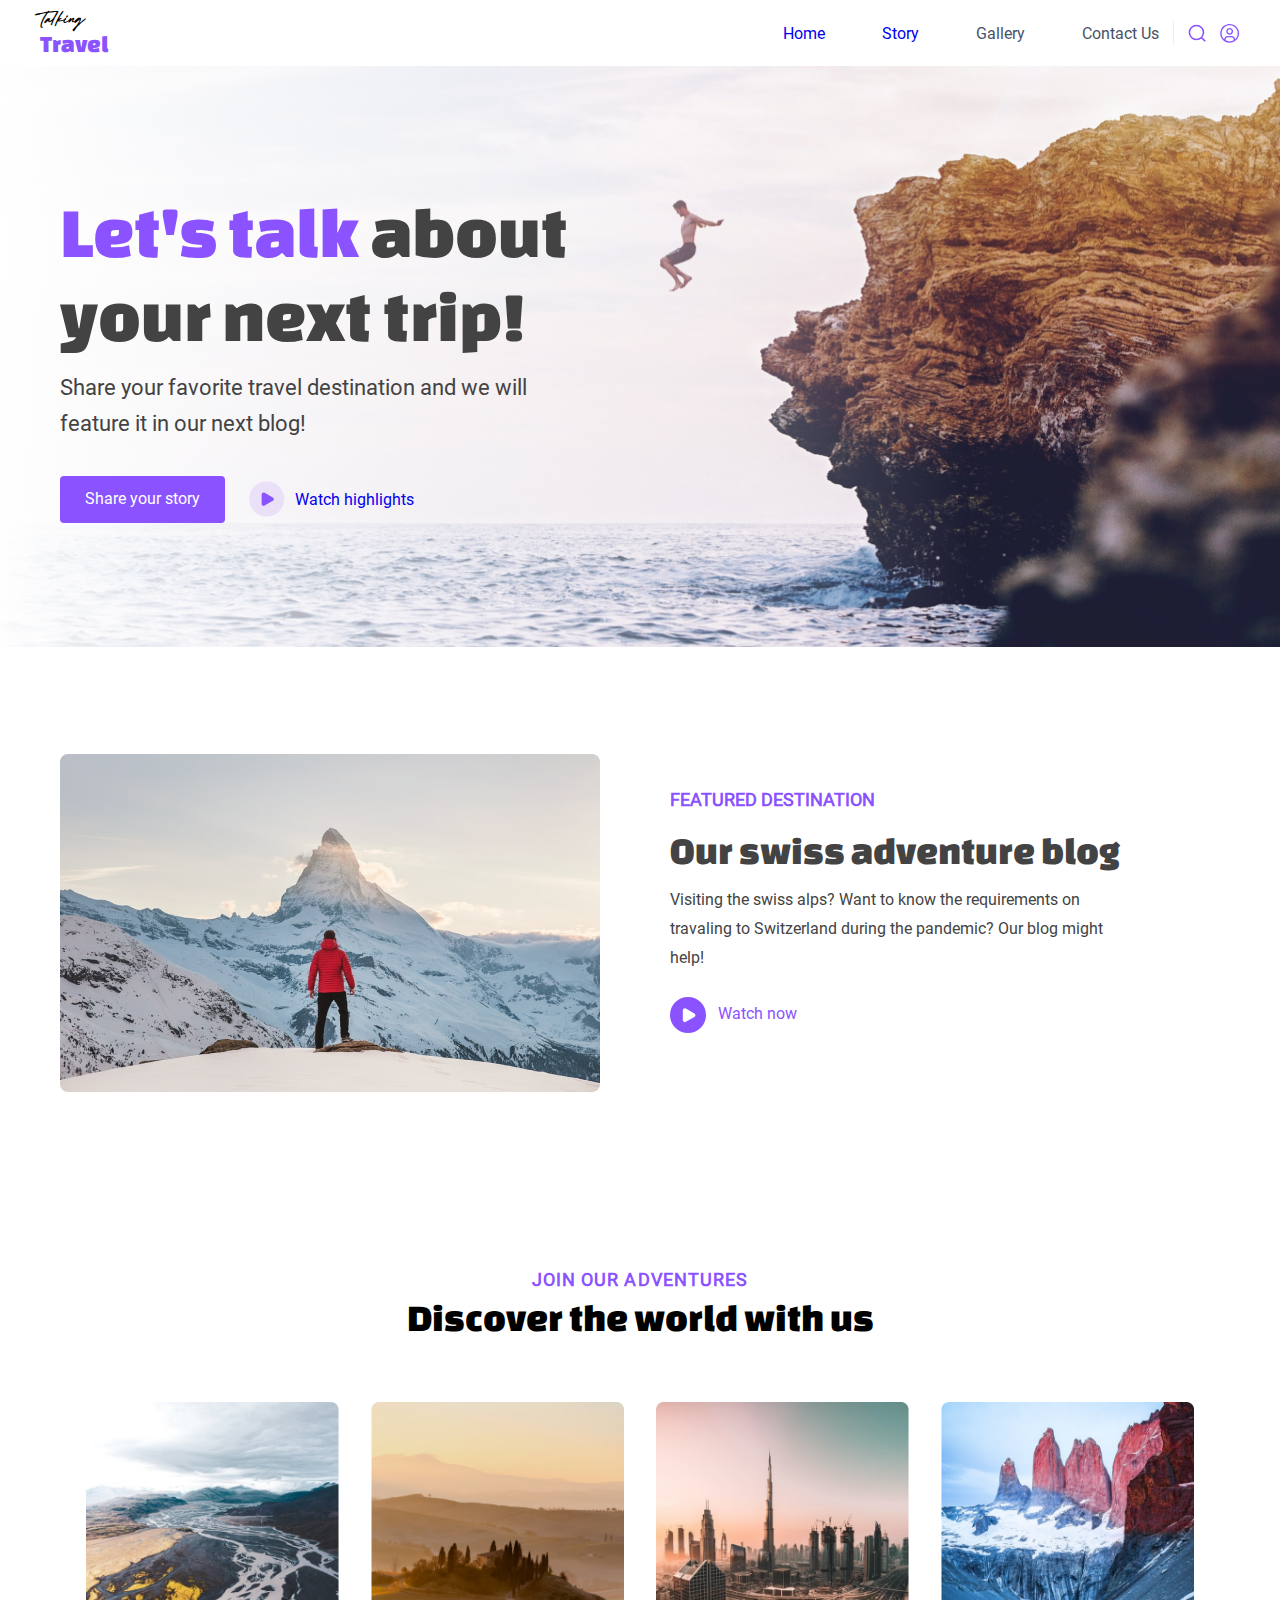
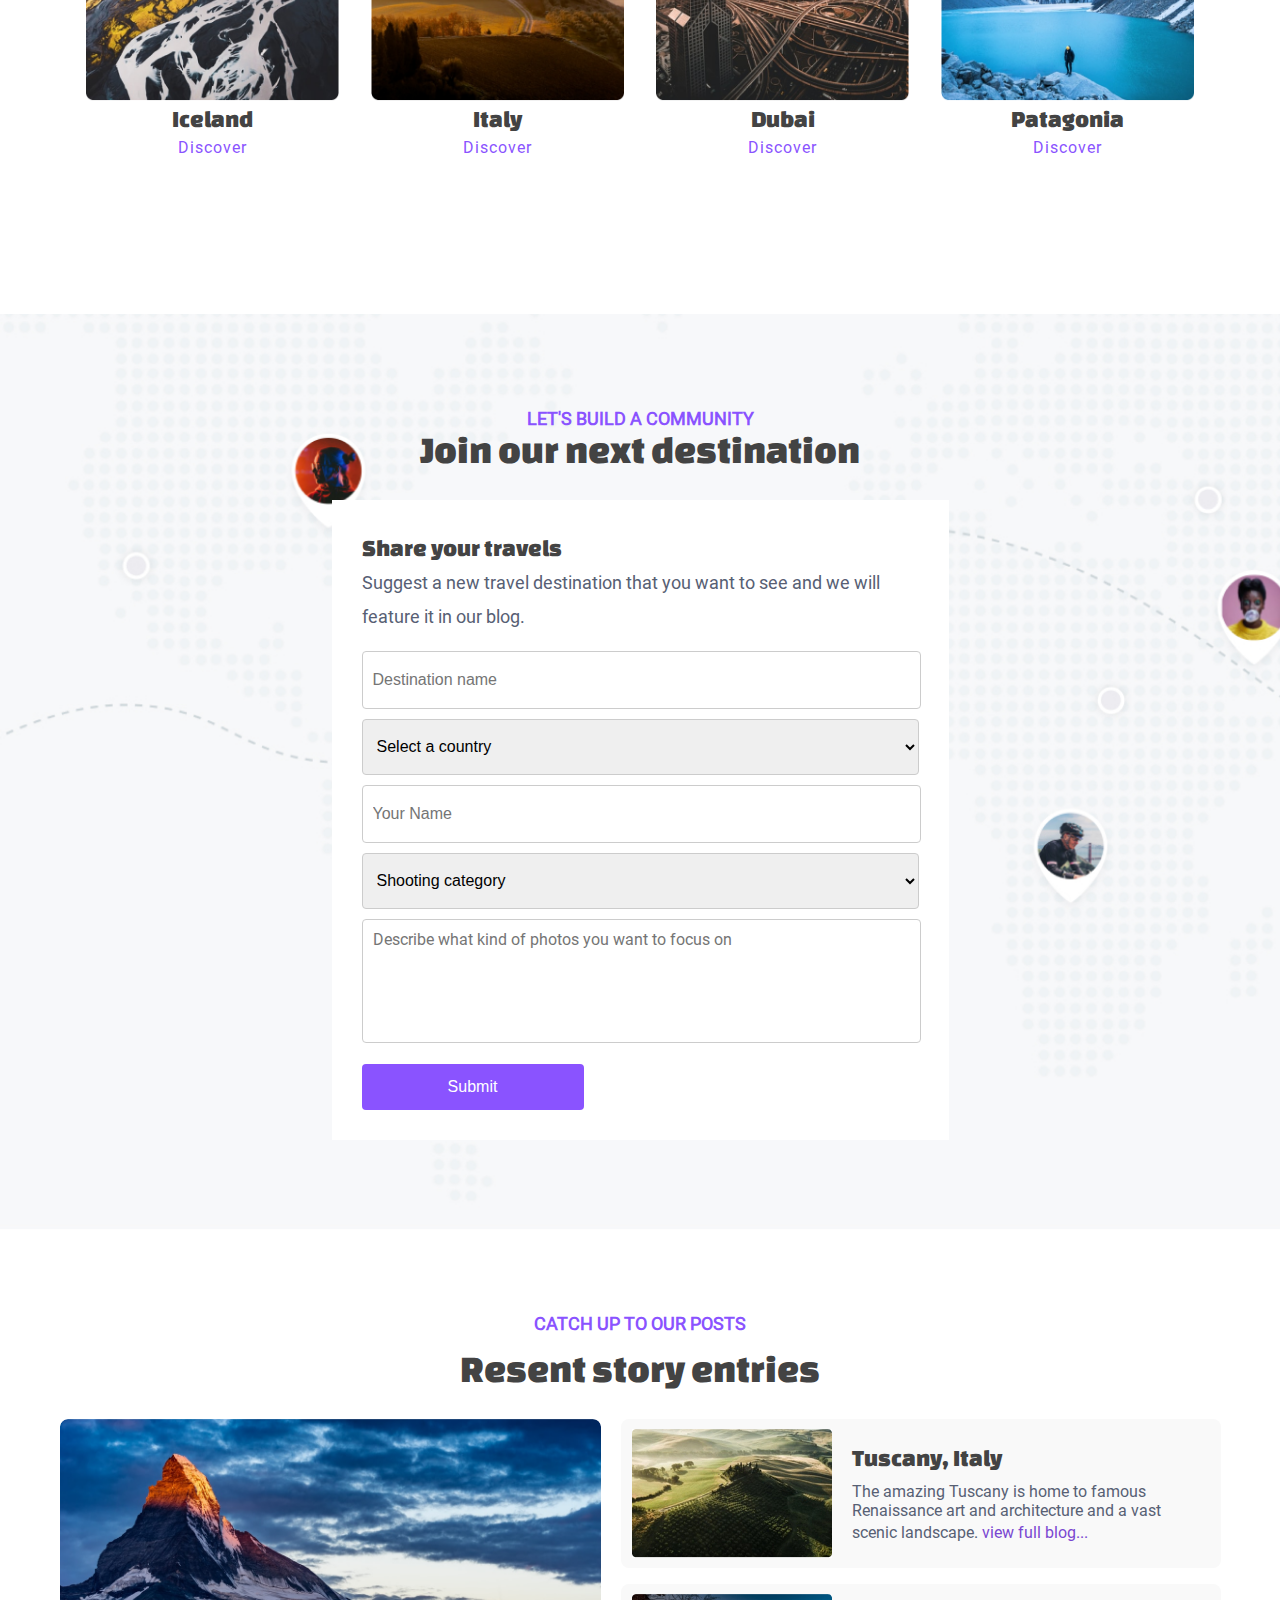
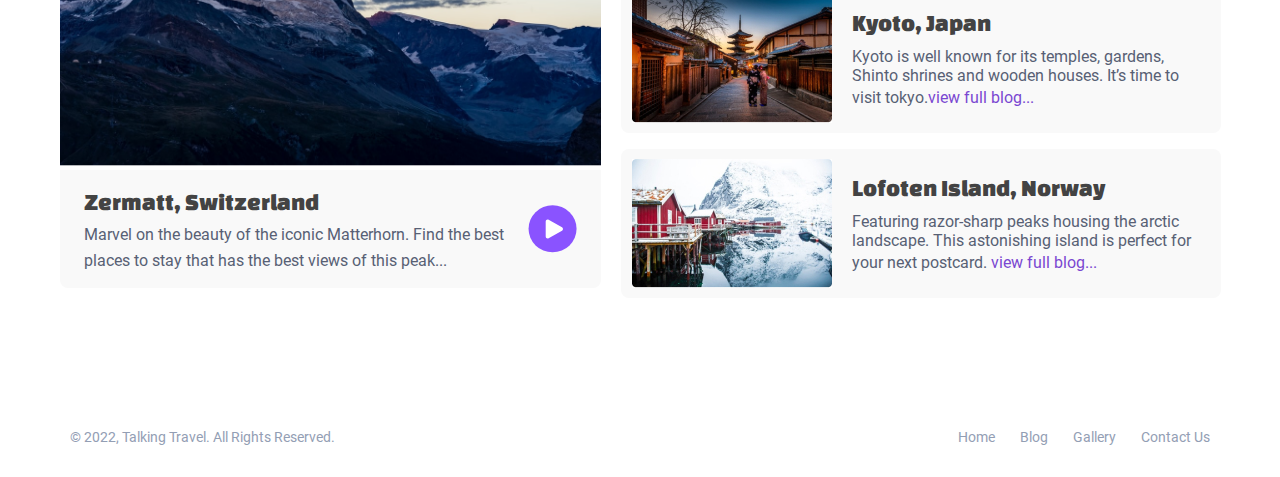
<file: index.html>
<!DOCTYPE html>
<html lang="en">
<head>
    <meta charset="UTF-8">
    <meta name="viewport" content="width=device-width, initial-scale=1.0">
    <link rel ="stylesheet" href="styles/style.css">
    <title>Document</title>
</head>
<body>
    <header class="header">
        <div class="block-logo">
            <p>Talking</p>
            <span>Travel</span>
        </div>
        <div class="header_navbar">
            <div class="header_block-link">
                <ul>
                    <li><a href="index.html">Home</a></li>
                    <li><a href="story.html">Story</a></li>
                    <li>Gallery</li>    
                    <li>Contact Us</li>
                </ul>
            </div>
            <hr>
            <div class="block-img">
                <img src="./icons/Search.svg" alt="">
                <img src="./icons/Profile.svg" alt="">
            </div>
        </div>
    </header>
    <div class="hero_background">
        <div class="hero-container">
            <div class="hero-text">
                <p><span>Let's talk</span> about <br>your next trip!</p>
                Share your favorite travel destination and we will <br>feature it in our next blog! 
            </div>
            <div class="hero-button">
                <button> Share your story</button>
                <img src="./icons/hero-highlights.svg" alt="">
                <span><a href="story.html">Watch highlights</a></span>
            </div>
        </div>
    </div>

    <div class="featured-container">
        <div class="featured-content">
            <img src="./img/Featured.png" alt="">
            <div class="featured-blurb">
                <span>FEATURED DESTINATION</span>
                <p>Our swiss adventure blog</p>
                Visiting the swiss alps? Want to know the requirements on
                <br>travaling to Switzerland during the pandemic? Our blog might
                <br>help!
                <div>
                    <img src="./icons/WatchNow.svg" alt="">
                    <span>Watch now</span>
                </div>
            </div>
        </div>
    </div>
    <div class="discover-container">
        <div class="discover-content">
            <div class="discover-title">
                <p>JOIN OUR ADVENTURES</p>
                <span>Discover the world with us</span>
            </div>
            <div class="discover-location">
                <div class="discover-location-content">
                    <img src="./img/Iceland.png" alt="">
                    <span>Iceland</span>
                    <p>Discover</p>
                </div>
                <div class="discover-location-content">
                    <img src="./img/Italy.png" alt="">
                    <span>Italy</span>
                    <p>Discover</p>
                </div>
                <div class="discover-location-content">
                    <img src="./img/Dubai.png" alt="">
                    <span>Dubai</span>
                    <p>Discover</p>
                </div>
                <div class="discover-location-content">
                    <img src="./img/Patagonia.png" alt="">
                    <span>Patagonia</span>
                    <p>Discover</p>
                </div>
            </div>
        </div>
    </div>
    <div class="share_travel-background">
        <div class="share_travel-form">
            <div class="share_travel-form-content">
                <div class="share_travel-form-header">
                    <p>LET'S BUILD A COMMUNITY</p>
                    <span>Join our next destination</span>
                </div>
                <div class="share_travel-form-header-block">
                    <span>Share your travels</span>
                    <p>Suggest a new travel destination that you want to see and we will feature it in our blog.</p>
                    <form>
                        <input type="text" name="destination" placeholder="Destination name ">
                        <select name="country" id="country">
                            <option value="" disabled selected>Select a country</option>
                            <option value="china">China</option>
                            <option value="korea">Korea</option>
                            <option value="japan">Japan</option>
                        </select>
                        <input type="text" name="your_name" placeholder="Your Name">
                        <select name="category" id="category">
                            <option value="" disabled selected>Shooting category</option>
                            <option value="landscape">Landscape</option>
                            <option value="portrait">Portrait</option>
                            <option value="wildlife">Wildlife</option>
                        </select>
                        <textarea name="test" placeholder="Describe what kind of photos you want to focus on"></textarea>
                    </form>
                    <button>Submit</button>
                </div>
            </div>
        </div>
    </div>
    <div class="recent_stories">
        <div class="recent_stories-title">
            <span>CATCH UP TO OUR POSTS</span>
            <p>Resent story entries</p>
        </div>
        <div class="recent_stories-block">
            <div class="recent_stories-block-left">
                <img src="./img/Zermatt-Switzerland.png" alt="">
                <div class="recent_stories-block-left-disc">             
                    <div>
                        <span>Zermatt, Switzerland</span>
                        <p>Marvel on the beauty of the iconic Matterhorn. Find the best <br>
                        places to stay that has the best views of this peak...</p>
                    </div>
                    <img src="/icons/RecentStoryButton.svg" alt="">
                </div>
            </div>
            <div class="recent_stories-block-right">
                <div class="recent_stories-block-right-part">
                    <img src="./img/TuscanyItaly.jpg" alt="">
                    <div class="recent_stories-block-right-part-text">
                        <span>Tuscany, Italy</span>
                        The amazing Tuscany is home to famous<br> Renaissance art and architecture and a vast <br>scenic landscape. <p>view full blog...</p>
                    </div>
                </div>
                <div class="recent_stories-block-right-part">
                    <img src="./img/KyotoJapan.jpg" alt="">
                    <div class="recent_stories-block-right-part-text">
                        <span>Kyoto, Japan</span>
                        Kyoto is well known for its temples, gardens, <br>Shinto shrines and wooden houses. It’s time to <br>visit tokyo.<p>view full blog...</p>
                    </div>
                </div>
                <div class="recent_stories-block-right-part">
                    <img src="./img/LofotenIslandsNorway.jpg" alt="">
                    <div class="recent_stories-block-right-part-text">
                        <span>Lofoten Island, Norway</span>
                        Featuring razor-sharp peaks housing the arctic <br>landscape. This astonishing island is perfect for<br> your next postcard. <p>view full blog...</p>
                    </div>
                </div>
            </div>
        </div>
    </div>
    <footer class="footer">
        <span class="footer-left">© 2022, Talking Travel. All Rights Reserved.</span>
        <div class="footer-right">
            <p>Home</p>
            <p>Blog</p>
            <p>Gallery</p>
            <p>Contact Us</p>
        </div>
    </footer>
</body>
</html>
</file>
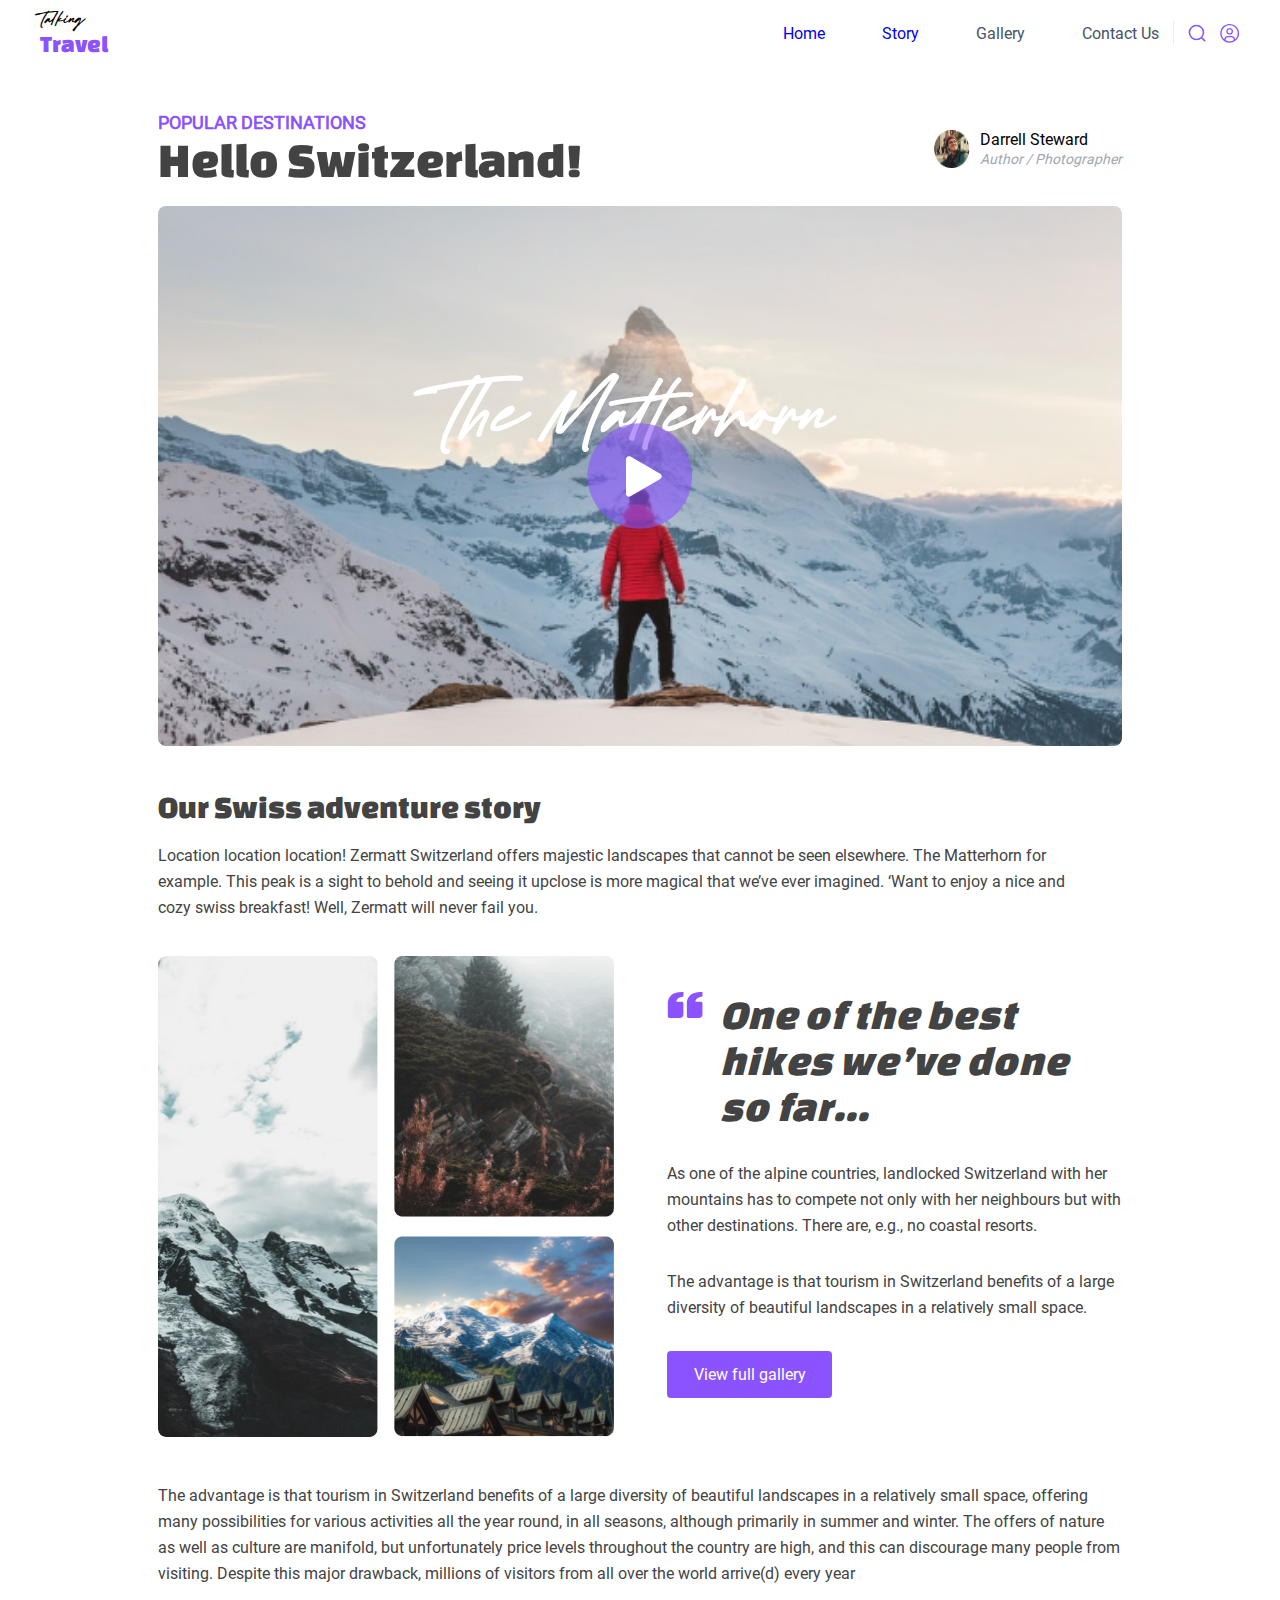
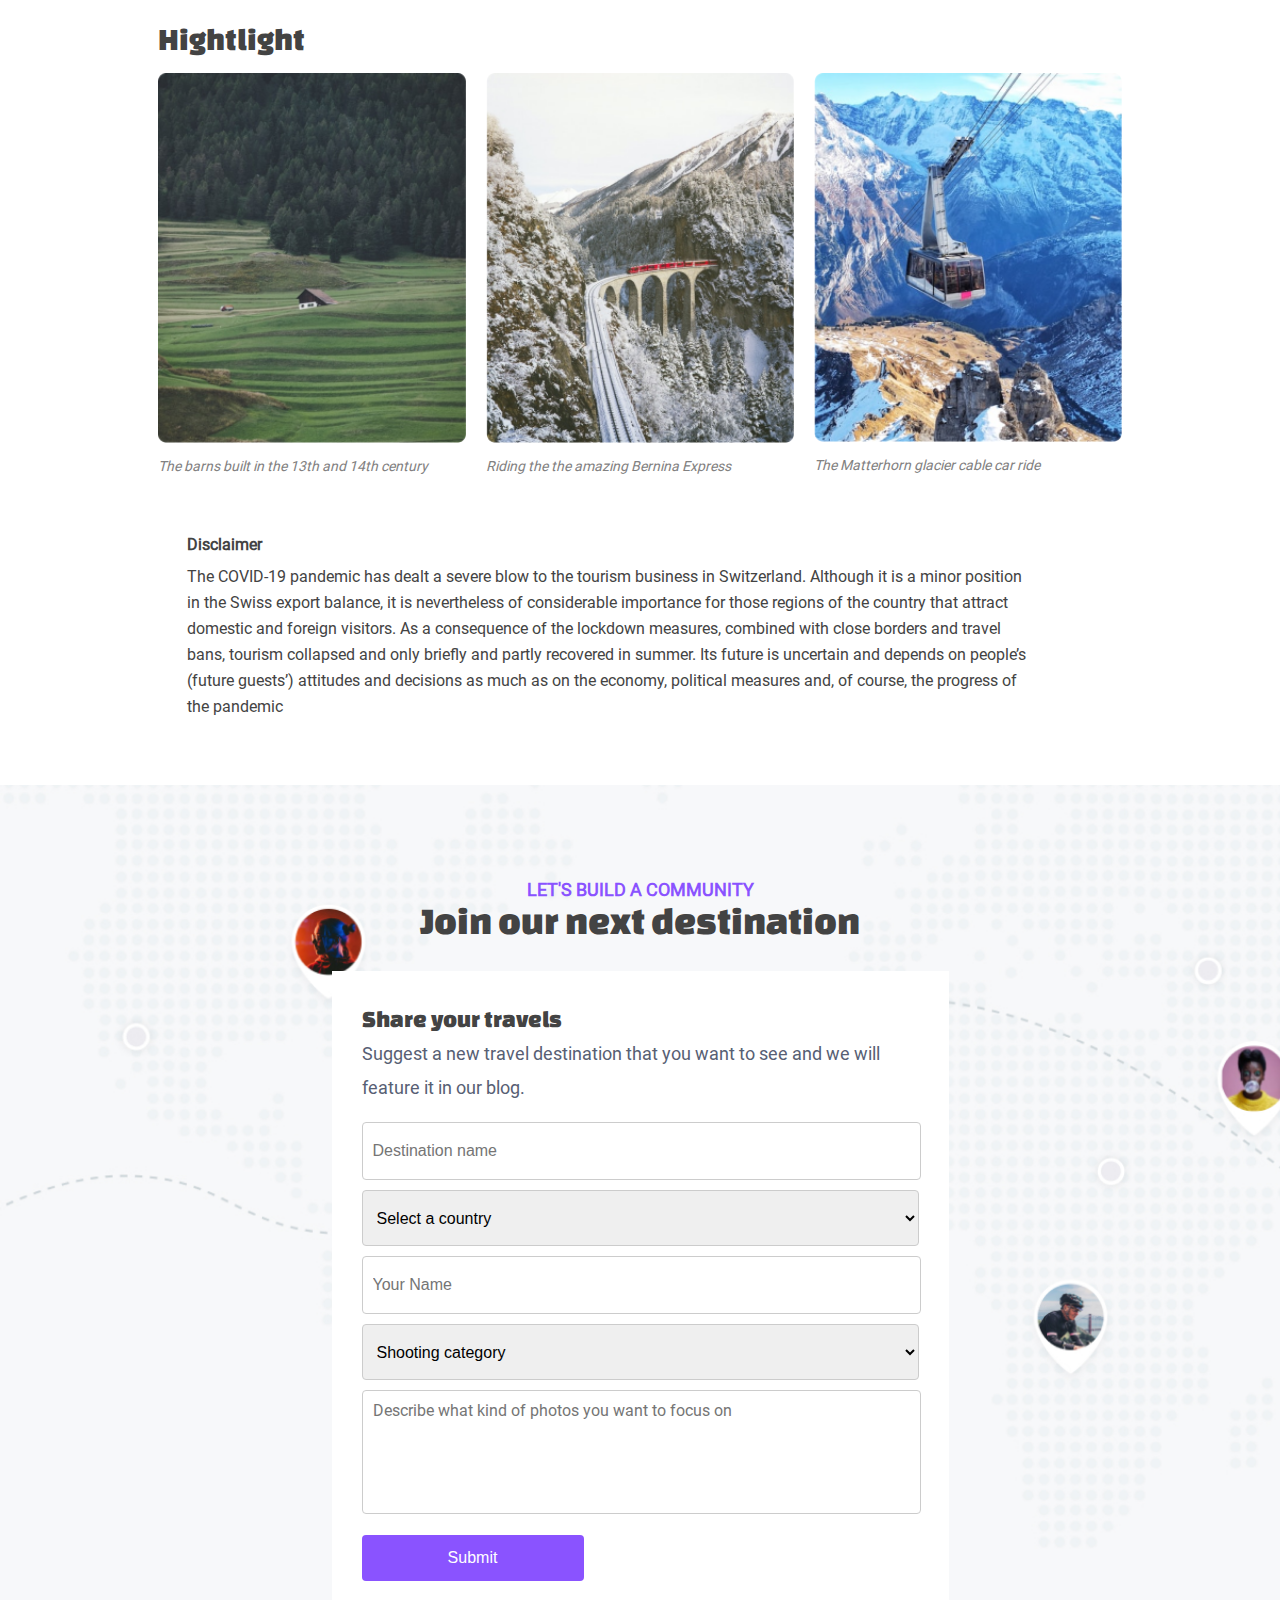
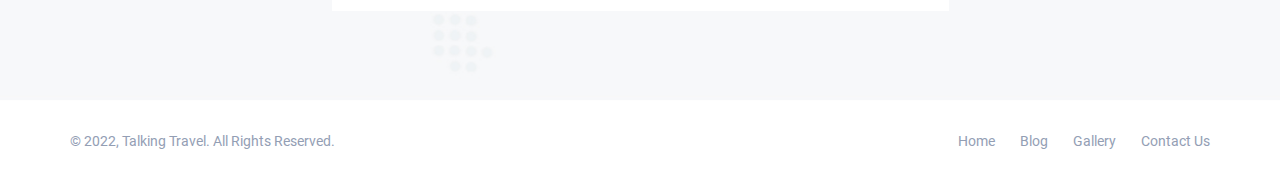
<file: story.html>
<!DOCTYPE html>
<html lang="en">
<head>
    <meta charset="UTF-8">
    <meta name="viewport" content="width=device-width, initial-scale=1.0">
    <link rel ="stylesheet" href="styles/style.css">
    <title>Document</title>
</head>
<body>
    <header class="header">
        <div class="block-logo">
            <p>Talking</p>
            <span>Travel</span>
        </div>
        <div class="header_navbar">
            <div class="header_block-link">
                <ul>
                    <li><a href="index.html">Home</a></li>
                    <li><a href="story.html">Story</a></li>
                    <li>Gallery</li>    
                    <li>Contact Us</li>
                </ul>
            </div>
            <hr>
            <div class="block-img">
                <img src="./icons/Search.svg" alt="">
                <img src="./icons/Profile.svg" alt="">
            </div>
        </div>
    </header>
    <div class="blog_article container">
        <div class="blog_article-title">
            <div class="blog_article-title-left">
                <p>POPULAR DESTINATIONS</p>
                <span>Hello Switzerland!</span>
            </div>
            <div class="blog_article-title-right">
                
                <img src="./icons/BlogArticleAvatar.png" alt="">
                <div>
                    <p>Darrell Steward</p>
                    <span>Author / Photographer</span>
                </div>
            </div>
        </div>
            <div class="blog_article-hero">
                <span>The Matterhorn</span>
                <img src="./icons/BlogArticleButton.svg" alt="">
            </div>
         <div class="callout">
            <div class="callout-title">
                <p>Our Swiss adventure story</p>
                Location location location! Zermatt Switzerland offers majestic landscapes that cannot be seen elsewhere.
                The Matterhorn for<br> example. This peak is a sight to behold and seeing it upclose is more magical that we’ve
                ever imagined. ‘Want to enjoy a nice and <br>cozy swiss breakfast! Well, Zermatt will never fail you.
            </div>
            <div class="callout-content">
                <div class="callout-content-img">
                    <img class="winterImg" src="./img/CalloutWinter.jpg " alt="">
                    <div class="callout-content-img-col">
                        <img class="switMount" src="./img/CalloutSwitzerlandMounts.jpg" alt="">
                        <img class="switSunset" src="./img/CalloutSwitzerlandSunset.jpg" alt="">
                    </div>
                </div>
                <div class="callout-content-copywrite">
                    <div>
                        <img src="./icons/CalloutQuotes.svg" alt="">
                        <span>One of the best <br> hikes we’ve done so far...</span>
                    </div>
                    <p>As one of the alpine countries, landlocked Switzerland with her mountains has to compete not only
                        with her neighbours but with other destinations. There are, e.g., no coastal resorts. </p>
                    <p>The advantage is that tourism in Switzerland benefits of a large diversity of beautiful landscapes in
                        a relatively small space.</p>
                    <button>View full gallery</button>
                </div>
            </div>
            <span>The advantage is that tourism in Switzerland benefits of a large diversity of beautiful landscapes in a relatively small space, offering many possibilities for various activities all the year round, in all seasons, although primarily in summer and winter. The offers of nature as well as culture are manifold, but unfortunately price levels throughout the country are high, and this can discourage many people from visiting. Despite this major drawback, millions of visitors from all over the world arrive(d) every year</span>
        <div class="hightlight">
            <p>Hightlight</p>
            <div class="hightlight-content">
                <div class="hightlight-content-img">
                    <img src="./img/HighlightBarns.png" alt="">
                    <span>The barns built in the 13th and 14th century</span>
                </div>
                <div class="hightlight-content-img">
                    <img src="./img/HighlightExpress.png" alt="">
                    <span>Riding the the amazing Bernina Express</span>
                </div>
                <div class="hightlight-content-img">
                    <img src="./img/HighlightCableCar.png" alt="">
                    <span>The Matterhorn glacier cable car ride</span>
                </div>
            </div>
            <div class="hightlight-disclaimer">
                <p>Disclaimer</p>
                <span>The COVID-19 pandemic has dealt a severe blow to the tourism business in Switzerland. Although it is a minor position<br> in the Swiss export balance, it is nevertheless of considerable importance for those regions of the country that attract <br>domestic and foreign visitors. As a consequence of the lockdown measures, combined with close borders and travel <br>bans, tourism collapsed and only briefly and partly recovered in summer. Its future is uncertain and depends on people’s <br>(future guests’) attitudes and decisions as much as on the economy, political measures and, of course, the progress of <br>the pandemic</span>
            </div>
        </div>
        </div>
    </div>
    <div class="share_travel-background">
        <div class="share_travel-form">
            <div class="share_travel-form-content">
                <div class="share_travel-form-header">
                    <p>LET'S BUILD A COMMUNITY</p>
                    <span>Join our next destination</span>
                </div>
                <div class="share_travel-form-header-block">
                    <span>Share your travels</span>
                    <p>Suggest a new travel destination that you want to see and we will feature it in our blog.</p>
                    <form>
                        <input type="text" name="destination" placeholder="Destination name ">
                        <select name="country" id="country">
                            <option value="" disabled selected>Select a country</option>
                            <option value="china">China</option>
                            <option value="korea">Korea</option>
                            <option value="japan">Japan</option>
                        </select>
                        <input type="text" name="your_name" placeholder="Your Name">
                        <select name="category" id="category">
                            <option value="" disabled selected>Shooting category</option>
                            <option value="landscape">Landscape</option>
                            <option value="portrait">Portrait</option>
                            <option value="wildlife">Wildlife</option>
                        </select>
                        <textarea name="test" placeholder="Describe what kind of photos you want to focus on"></textarea>
                        <button>Submit</button>
                    </form>
                </div>
            </div>
        </div>
    </div>
    <footer class="footer">
        <span class="footer-left">© 2022, Talking Travel. All Rights Reserved.</span>
        <div class="footer-right">
            <p>Home</p>
            <p>Blog</p>
            <p>Gallery</p>
            <p>Contact Us</p>
        </div>
    </footer>
</body>
</html>
</file>
<file: styles/style.css>
.footer {
  max-width: 1140px;
  width: 100%;
  padding: 32px;
  display: flex;
  justify-content: space-between;
  font-family: "Roboto";
  font-size: 14px;
  color: #939EB4;
}
.footer-right {
  display: flex;
}
.footer-right p {
  margin-left: 25px;
}

.block-logo {
  padding: 10px 0;
  display: flex;
  flex-direction: column;
}
.block-logo p {
  font-family: "Black Signature";
}
.block-logo span {
  font-family: "Changa One";
  font-size: 24px;
  color: #8A53FF;
}

.block-img {
  display: flex;
  gap: 14.13px;
  list-style-type: none;
}

hr {
  width: 1px;
  height: 24px;
  background-color: #EEEEEE;
  border: none;
}

.header {
  max-width: 1200px;
  margin: 0 auto;
  width: 100vw;
  display: flex;
  justify-content: space-between;
  align-items: center;
}
.header_navbar {
  max-width: 457px;
  width: 100%;
  display: flex;
  align-items: center;
  padding: 10px 0;
  height: 19px;
  gap: 14.13px;
}
.header_block-link {
  width: 100%;
  color: #495367;
  display: flex;
  gap: 14.13px;
  align-items: center;
  font-family: "Roboto";
}
.header_block-link ul {
  width: 100%;
  display: flex;
  justify-content: space-between;
}
.header_block-link li {
  list-style-type: none;
}
.header_block-link a {
  text-decoration: none;
}

.hero_background {
  width: 100%;
  background-image: url("./../img/hero-bg.webp");
  background-repeat: no-repeat;
  background-size: cover;
  position: relative;
}
.hero_background::after {
  content: "";
  position: absolute;
  top: 0;
  width: 100%;
  height: 100%;
  background: linear-gradient(90deg, #FFFFFF -0.92%, rgba(255, 255, 255, 0) 75.6%);
}
.hero-text {
  justify-content: left;
  font-family: Roboto;
  font-size: 22px;
  color: #434343;
  line-height: 36px;
}
.hero-text span {
  font-family: "Changa One";
  color: #8A53FF;
  font-size: 73px;
  line-height: 1.15;
}
.hero-text p {
  line-height: 1.15;
  font-family: "Changa One";
  font-size: 73px;
  margin-bottom: 12px;
}
.hero-container {
  position: relative;
  z-index: 2;
  padding: 124px 0;
  max-width: 1160px;
  margin: 0 auto;
}
.hero-button {
  margin-top: 34px;
  display: flex;
  align-items: center;
  text-align: center;
  cursor: pointer;
}
.hero-button button {
  font-family: "Roboto";
  font-size: 16px;
  font-weight: 400;
  line-height: 18.75px;
  color: #ffffff;
  background-color: #8A53FF;
  border-radius: 4px;
  border: none;
  padding: 14px 0;
  width: 165px;
}
.hero-button span {
  margin-left: 10px;
  font-family: "Roboto";
  font-size: 16px;
  font-weight: 400;
  color: #434343;
}
.hero-button span a {
  text-decoration: none;
}
.hero-button img {
  height: 36px;
  width: 36px;
  margin-left: 24px;
}

.featured-container {
  padding: 107px 0;
  max-width: 1160px;
  width: 100%;
}
.featured-content {
  display: flex;
  justify-content: space-between;
}
.featured-blurb {
  padding: 30px;
  display: flex;
  flex-direction: column;
  width: 100%;
  max-width: 520px;
  line-height: 1.8;
  color: #434343;
  font-family: "Roboto";
}
.featured-blurb img {
  width: 46.5%;
}
.featured-blurb span {
  color: #8A53FF;
  font-family: "Roboto";
  font-size: 18px;
  font-weight: 700;
}
.featured-blurb p {
  font-family: "Changa One";
  font-size: 39px;
  display: flex;
}
.featured-blurb div {
  display: flex;
  align-items: center;
  width: 144px;
  height: 36px;
  margin-top: 24px;
}
.featured-blurb div img {
  width: 36px;
  height: 36px;
  padding-right: 12px;
}
.featured-blurb div span {
  font-family: "Roboto";
  font-size: 16px;
  font-weight: 400;
}

.discover-container p {
  font-family: "Roboto";
  font-size: 18px;
  font-weight: 700;
  line-height: 21.09px;
  letter-spacing: 0.06em;
  text-align: center;
  color: #8A53FF;
}
.discover-container span {
  font-family: "Changa One";
  font-size: 39px;
  font-weight: 400;
  line-height: 40px;
  text-align: center;
}
.discover-content {
  padding: 70px;
}
.discover-title {
  display: flex;
  flex-direction: column;
  text-align: center;
  margin-bottom: 48px;
  font-size: 39px;
}
.discover-title p {
  margin-bottom: 8px;
}
.discover-location {
  display: flex;
  margin-bottom: 70px;
}
.discover-location-content {
  display: flex;
  flex-direction: column;
  padding: 16px;
}
.discover-location-content img {
  display: flex;
  width: 100%;
}
.discover-location-content span {
  font-family: "Changa One";
  font-size: 24px;
  font-weight: 400;
  line-height: 36px;
  color: #434343;
}
.discover-location-content p {
  font-size: 16px;
  font-weight: 400;
}

.recent_stories-title {
  display: flex;
  flex-direction: column;
  align-items: center;
  text-align: center;
  padding-top: 83px;
  padding-bottom: 30px;
}
.recent_stories-title span {
  font-family: "Roboto";
  font-size: 18px;
  font-weight: 700;
  line-height: 21.09px;
  color: #8A53FF;
  margin-bottom: 15px;
}
.recent_stories-title p {
  font-family: "Changa One";
  font-size: 39px;
  font-weight: 400;
  line-height: 40px;
  color: #434343;
}
.recent_stories-block {
  display: flex;
  justify-content: space-between;
  gap: 20px;
  margin-bottom: 83px;
}
.recent_stories-block-left {
  max-width: 600px;
}
.recent_stories-block-left img {
  width: 100%;
  height: auto;
  border-radius: 8px 8px 0 0;
}
.recent_stories-block-left-disc {
  display: flex;
  align-items: center;
  justify-content: space-between;
  padding: 14px 24px;
  background-color: #F9F9F9;
  border-radius: 0 0 8px 8px;
}
.recent_stories-block-left-disc span {
  font-family: "Changa One";
  font-size: 24px;
  font-weight: 400;
  line-height: 36px;
  color: #434343;
}
.recent_stories-block-left-disc p {
  font-family: "Roboto";
  font-size: 16px;
  font-weight: 400;
  line-height: 26px;
  color: #576074;
  margin-top: 2px;
}
.recent_stories-block-left-disc img {
  width: 48.87px;
  height: 48px;
}
.recent_stories-block-right {
  max-width: 600px;
  width: 100%;
  display: flex;
  flex-direction: column;
}
.recent_stories-block-right-part {
  background-color: #F9F9F9;
  border-radius: 8px;
  padding: 10px 11px;
  margin-bottom: 16px;
  display: flex;
  font-family: "Roboto";
}
.recent_stories-block-right-part-text {
  display: flex;
  flex-direction: column;
  justify-content: center;
  margin-left: 20px;
  color: #576074;
  font-family: "Roboto";
}
.recent_stories-block-right-part-text p {
  display: contents;
  color: #7a47d1;
  font-family: "Roboto";
  font-size: 16px;
  font-weight: 400;
  line-height: 26px;
  text-align: left;
}
.recent_stories-block-right-part-text span {
  font-family: "Changa One";
  font-size: 24px;
  font-weight: 400;
  line-height: 36px;
  margin-bottom: 6px;
  color: #434343;
}
.recent_stories-block-right-part img {
  width: 200px;
}

.share_travel-background {
  background: url(../img/ShareYourTravelBG.jpg);
  background-repeat: no-repeat;
  background-size: cover;
  width: 100%;
  display: flex;
}
.share_travel-form {
  max-width: 617px;
  width: 100%;
  margin: 0 auto;
}
.share_travel-form-content {
  padding: 94px 0 90px 0;
  margin-bottom: 0;
}
.share_travel-form-header {
  display: flex;
  flex-direction: column;
  align-items: center;
  text-align: center;
  margin-bottom: 30px;
}
.share_travel-form-header p {
  font-family: "Roboto";
  font-size: 18px;
  font-weight: 700;
  color: #8A53FF;
}
.share_travel-form-header span {
  font-family: "Changa One";
  font-size: 39px;
  color: #434343;
}
.share_travel-form-header-block {
  padding: 30px;
  background-color: #FFFFFF;
}
.share_travel-form-header-block span {
  font-family: "Changa One";
  font-size: 24px;
  font-weight: 400;
  line-height: 36px;
  color: #434343;
}
.share_travel-form-header-block p {
  font-family: "Roboto";
  font-size: 18px;
  font-weight: 400;
  line-height: 34px;
  text-align: left;
  color: #576074;
  margin-bottom: 17px;
}
.share_travel-form textarea {
  height: 102px;
  width: 100%;
  max-width: 537px;
  padding: 10px;
  border: 1px solid #ccc;
  border-radius: 4px;
  font-size: 16px;
  margin-bottom: 17px;
  resize: none;
}
.share_travel-form textarea::placeholder {
  font-family: "Roboto";
}
.share_travel-form input {
  height: 56px;
  width: 100%;
  max-width: 537px;
  padding: 0 10px;
  margin-bottom: 10px;
  border: 1px solid #ccc;
  border-radius: 4px;
  font-size: 16px;
}
.share_travel-form input:focus {
  border-color: #8A53FF;
}
.share_travel-form label {
  position: absolute;
  top: 10px;
  left: 10px;
  color: #999;
  transition: 0.2s;
}
.share_travel-form label {
  display: block;
  margin-bottom: 5px;
  font-size: 16px;
  color: #434343;
}
.share_travel-form select {
  height: 56px;
  width: 100%;
  padding: 10px;
  border: 1px solid #ccc;
  border-radius: 4px;
  font-size: 16px;
  margin-bottom: 10px;
}
.share_travel-form select:focus {
  border-color: #8A53FF;
}
.share_travel-form button {
  background-color: #8A53FF;
  color: white;
  display: flex;
  align-items: center;
  justify-content: center;
  height: 46px;
  width: 222px;
  border: none;
  border-radius: 4px;
  font-size: 16px;
  cursor: pointer;
}
.share_travel-form button:hover {
  background-color: #7a47d1;
}

.blog_article-title {
  display: flex;
  justify-content: space-between;
  align-items: center;
  margin-top: 46px;
}
.blog_article-title-left {
  max-width: 721px;
  width: 100%;
  display: flex;
  flex-direction: column;
}
.blog_article-title-left p {
  font-size: 18px;
  color: #8A53FF;
  font-weight: 700;
  font-family: "Roboto";
}
.blog_article-title-left span {
  font-size: 50px;
  font-weight: 500;
  color: #434343;
  font-family: "Changa One";
}
.blog_article-title-right {
  display: flex;
  justify-content: flex-end;
  width: 100%;
}
.blog_article-title-right img {
  display: flex;
}
.blog_article-title-right div {
  margin-left: 10px;
  font-family: "Roboto";
  font-weight: 400;
}
.blog_article-title-right div span {
  font-size: 14px;
  font-style: italic;
  color: #A2A7B1;
}
.blog_article-hero {
  margin-top: 20px;
  background: url("../img/Featured.png") no-repeat;
  background-size: cover;
  border-radius: 8px;
  width: 100%;
  height: 540px;
  position: relative;
  background-position: center;
}
.blog_article-hero img {
  height: 106px;
  width: 106px;
  position: absolute;
  top: 50%;
  right: calc(50% - 106px);
  transform: translate(-50%, -50%);
  cursor: pointer;
}
.blog_article-hero span {
  font-family: "Black Signature";
  font-size: 70px;
  font-weight: 400;
  text-align: center;
  position: absolute;
  top: 40%;
  left: 50%;
  transform: translate(-50%, -50%);
  color: #fff;
}

.callout {
  margin-top: 35px;
}
.callout-title {
  font-family: "Roboto";
  font-weight: 400;
  line-height: 1.625;
  color: #434343;
  margin-bottom: 35px;
}
.callout-title p {
  font-family: "Changa One";
  font-size: 32px;
  margin-bottom: 10px;
}
.callout-content {
  height: 527px;
  display: flex;
  flex-direction: row;
  justify-content: space-between;
}
.callout-content-img {
  display: flex;
  justify-content: space-between;
  width: 456px;
  height: 481px;
  background-size: cover;
}
.callout-content-img .winterImg {
  border-radius: 8px;
  max-width: 220px;
}
.callout-content-img-col {
  display: flex;
  flex-direction: column;
  justify-content: space-between;
}
.callout-content-img-col .switMount {
  width: 220px;
  height: 261px;
}
.callout-content-img-col .switSunset {
  width: 220px;
  height: 201px;
}
.callout-content-copywrite {
  padding: 36px 0px 36px 34px;
  display: flex;
  flex-direction: column;
  color: #434343;
  max-width: 455px;
}
.callout-content-copywrite div {
  display: flex;
  align-items: flex-start;
}
.callout-content-copywrite div img {
  margin-right: 17px;
}
.callout-content-copywrite div span {
  font-family: "Changa One";
  font-size: 42px;
  font-style: italic;
  font-weight: 400;
  line-height: 1.1;
  letter-spacing: 0.02em;
}
.callout-content-copywrite p {
  margin-top: 30px;
  font-family: "Roboto";
  font-size: 16px;
  font-weight: 400;
  line-height: 1.625;
}
.callout-content-copywrite button {
  margin-top: 30px;
  background-color: #8A53FF;
  border-radius: 4px;
  border: none;
  max-width: 165px;
  width: 100%;
  padding: 14px 0;
  font-family: "Roboto";
  font-size: 16px;
  font-weight: 400;
  color: #ffffff;
}
.callout span {
  padding-right: 10px;
  font-family: "Roboto";
  font-size: 16px;
  font-weight: 400;
  line-height: 1.625;
  color: #434343;
}

.hightlight {
  margin-top: 35px;
}
.hightlight p {
  font-family: "Changa One";
  font-size: 32px;
  font-weight: 400;
  margin-bottom: 17px;
  color: #434343;
}
.hightlight-content {
  display: flex;
  justify-content: space-between;
}
.hightlight-content-img {
  width: 32%;
  display: flex;
  flex-direction: column;
}
.hightlight-content-img span {
  color: #828181;
  margin-top: 12px;
  font-family: "Roboto";
  font-size: 14px;
  font-style: italic;
  font-weight: 400;
}
.hightlight-disclaimer {
  margin-top: 35px;
  margin-bottom: 46px;
  padding: 19px 29px;
  border-radius: 4px;
  color: #434343;
  line-height: 1.625;
}
.hightlight-disclaimer p {
  font-family: "Roboto";
  font-weight: 1000;
  font-size: 16px;
  margin-bottom: 6px;
}
.hightlight-disclaimer span {
  font-family: "Roboto";
  font-size: 16px;
  font-weight: 400;
}

@font-face {
  font-family: "Black Signature";
  src: url("./../fonts/BlackSignaturePersonalUseOnlyRegular.otf");
}
@font-face {
  font-family: "Changa One";
  src: url("./../fonts/ChangaOne-Regular.ttf");
}
@font-face {
  font-family: "Roboto";
  src: url("./../fonts/Roboto-Regular.ttf");
}
* {
  margin: 0;
  padding: 0;
}

body {
  display: flex;
  flex-direction: column;
  align-items: center;
}

.container {
  max-width: 964px;
  width: 100%;
  padding: 0 20px;
  margin: 0 auto;
}

button {
  cursor: pointer;
}

a {
  text-decoration: none;
}
</file>
